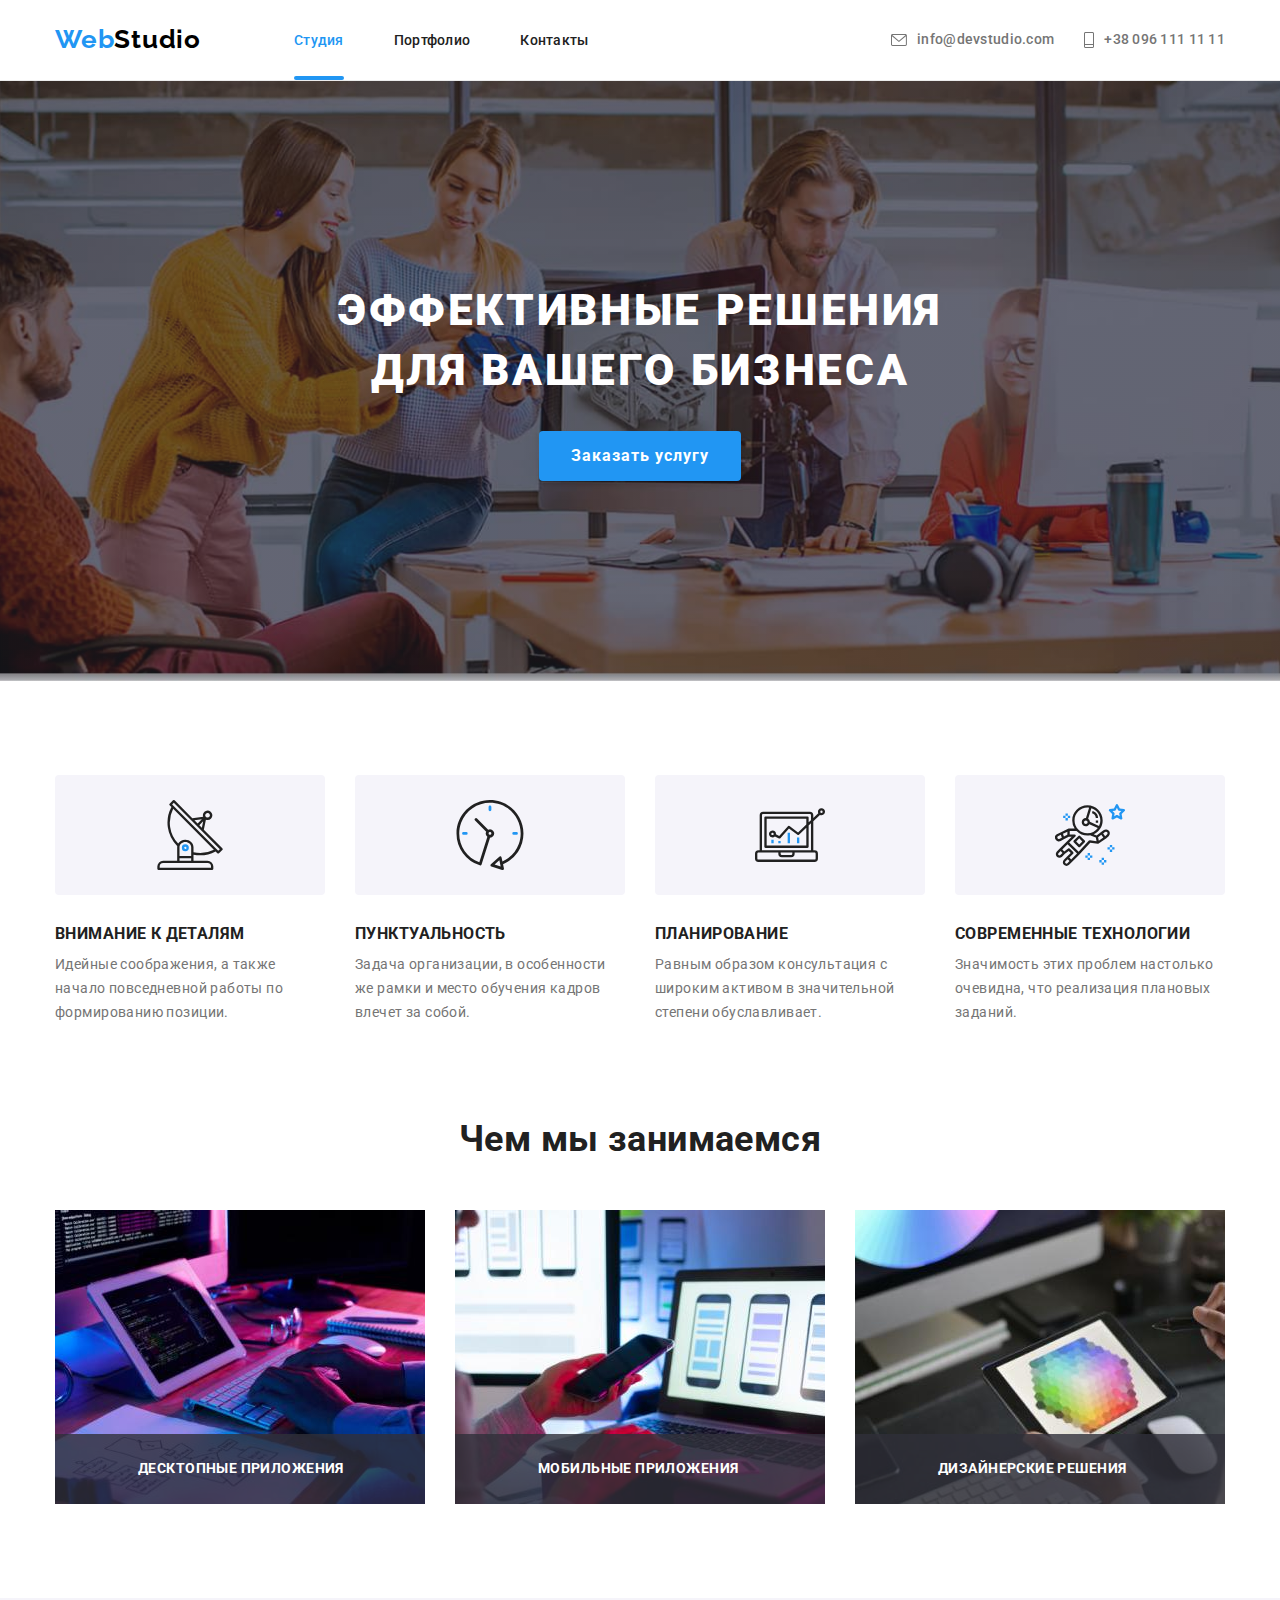
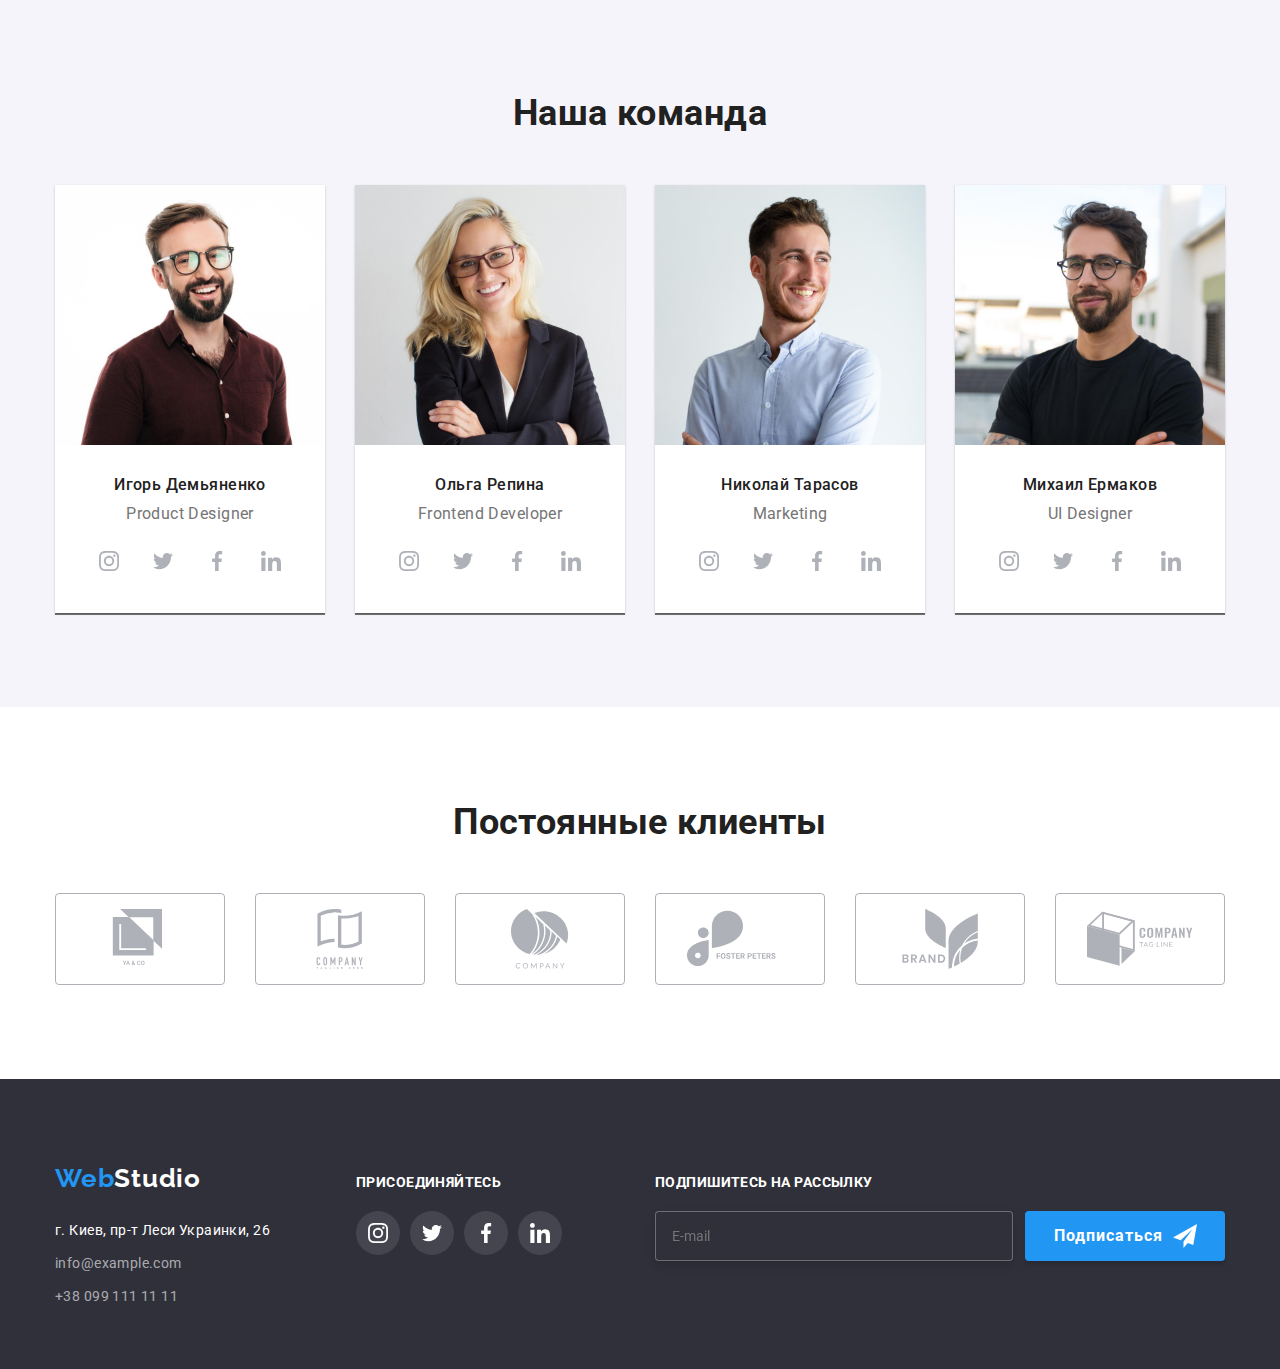
<file: index.html>
<!DOCTYPE html>
<html lang="ru">
<head>
    <meta charset="UTF-8">
    <meta http-equiv="X-UA-Compatible" content="IE=edge">
    <meta name="viewport" content="width=device-width, initial-scale=1.0">
    <title>MainPage</title>
    <link rel="preconnect" href="https://fonts.googleapis.com">
    <link rel="preconnect" href="https://fonts.gstatic.com" crossorigin>
    <link href="https://fonts.googleapis.com/css2?family=Raleway:wght@700&family=Roboto:wght@400;500;700;900&display=swap" rel="stylesheet">
    <link rel="stylesheet" href="./css/main.min.css">
</head>
<body>

    <!--Шапка-->
    <header class="page-header">
        <div class="container">
            <nav class="main-nav">
                <a class="logo" lang="en" href="./index.html">Web<span class="page-header__logo">Studio</span></a>
                <ul class="site-nav site-nav--margin">
                    <li class="site-nav__item"><a class="site-nav__link site-nav__link--current" href="./index.html">Студия</a></li>
                    <li class="site-nav__item"><a class="site-nav__link" href="./portfolio.html">Портфолио</a></li>
                    <li class="site-nav__item"><a class="site-nav__link" href="">Контакты</a></li>
                </ul>
            </nav>
                <ul class="auth-nav">
                    <li class="auth-nav__item">
                        <a class="auth-nav__link" lang="en" href="mailto:info@example.com">
                            <svg class="auth-nav__mail">
                                <use href="./images/icons.svg#icon-envelope"></use>
                            </svg>
                            info@devstudio.com</a>
                    </li>
                    <li class="auth-nav__item">
                        <a class="auth-nav__link" href="tel:+380961111111">
                            <svg class="auth-nav__tel">
                                <use href="./images/icons.svg#icon-coll"></use>
                            </svg>
                            +38 096 111 11 11</a>
                    </li>
                </ul>                
        </div>
    </header>
    <main>
    <!--Герой-->
        <section class="hero">
            <div class="container">
                <h1 class="hero__title">Эффективные решения для вашего бизнеса</h1>
                <button data-modal-open class="hero__button" type="button">Заказать услугу</button>
            </div>
            <div class="backdrop is-hidden" data-modal>
                <div class="modal">
                    <button data-modal-close  class="close-modal-button" type="button">
                        <svg class="close-modal-icon">
                            <use href="./images/icons.svg#icon-cross"></use>
                        </svg>
                    </button>

                    <!--  форма  -->

                    <form class="modal-form">
                        <b class="modal-form__title">Оставьте свои данные, мы вам перезвоним</b>
                        
                            <label class="modal-form__label">Имя
                                <span class="modal-form__wrapper">
                                    <input class="modal-form__input" type="text" name="name">
                                    <svg class="modal-form__icon">
                                        <use href="./images/icons.svg#icon-person"></use>
                                    </svg>
                                </span>
                            </label>

                            <label class="modal-form__label">Телефон
                                <span class="modal-form__wrapper">
                                    <input class="modal-form__input" type="tel" name="tel">
                                    <svg class="modal-form__icon">
                                        <use href="./images/icons.svg#icon-phone"></use>
                                    </svg>
                                </span>
                                
                            </label>

                            <label class="modal-form__label">Почта
                                <span class="modal-form__wrapper">
                                    <input class="modal-form__input" type="email" name="email">
                                    <svg class="modal-form__icon">
                                        <use href="./images/icons.svg#icon-email"></use>
                                    </svg>
                                </span>
                                
                            </label>

                            <label class="modal-form__label">Комментарий
                                <textarea class="modal-form__comment" name="comment"  placeholder="Введите текст"></textarea>
                            </label>
                            
                            <input class="modal-form__checkbox" type="checkbox" id="accept-policy">
                            <label class="modal-form__check" for="accept-policy">Соглашаюсь с рассылкой и принимаю&nbsp;<a class="modal-form__link" href="#">Условия договора</a></label>

                        <button class="modal-form__button" type="submit">Отправить</button>
                    </form>
                </div>
            </div>   
        </section> 
    
    <!--Преимущества-->
    <section class="section">

        <div class="container">
            <h2 class="section__title visually-hidden">Преимущества</h2>
            <ul class="feature">
                <li class="feature__item">
                    <div class="feature__wrapper">
                        <svg class="feature__icon">
                            <use href="./images/icons.svg#icon-antenna"></use>
                        </svg>
                    </div>
                    <h3 class="feature__title">Внимание к деталям</h3>
                    <p>Идейные соображения, а также начало повседневной работы по формированию позиции.</p>
                </li>
                <li class="feature__item">
                    <div class="feature__wrapper">
                        <svg class="feature__icon">
                            <use href="./images/icons.svg#icon-clock"></use>
                        </svg>
                    </div>
                    <h3 class="feature__title">Пунктуальность</h3>
                    <p>Задача организации, в особенности же рамки и место обучения кадров влечет за собой.</p>
                </li>
                <li class="feature__item">
                    <div class="feature__wrapper">
                        <svg class="feature__icon">
                            <use href="./images/icons.svg#icon-diagram"></use>
                        </svg>
                    </div>
                    <h3 class="feature__title">Планирование</h3>
                    <p>Равным образом консультация с широким активом в значительной степени обуславливает.</p>
                </li>
                <li class="feature__item">
                    <div class="feature__wrapper">
                        <svg class="feature__icon">
                            <use href="./images/icons.svg#icon-astronaut"></use>
                        </svg>
                    </div>
                    <h3 class="feature__title">Современные технологии</h3>
                    <p>Значимость этих проблем настолько очевидна, что реализация плановых заданий.</p>
                </li>
            </ul>
        </div>
        
    </section>

    <!--Чем занимаемся-->
    <section class="section section--other-padding">

        <div class="container">
            <h2 class="section__title">Чем мы занимаемся</h2>
            <ul class="business-list">
                <li class="business-list__item">
                    <div class="business-list__work">
                        <img src="./images/work-img-1.jpg" alt="разработка" width="370">
                        <p class="business-list__text">Десктопные приложения</p>
                    </div>
                    
                </li>
                <li class="business-list__item">
                    <div class="business-list__work">
                        <img src="./images/work-img-2.jpg" alt="дизайн" width="370">
                        <p class="business-list__text">Мобильные приложения</p>
                    </div>
                </li>
                <li class="business-list__item">
                    <div class="business-list__work">
                        <img src="./images/work-img-3.jpg" alt="маркетинг" width="370">
                        <p class="business-list__text">Дизайнерские решения</p>
                    </div>
                    
                </li>
            </ul>
        </div>
        
    </section>

    <!--Команда-->
    <section class="section section--background">

        <div class="container">
            <h2 class="section__title">Наша команда</h2>
            <ul class="team-list">
                <li class="team-list__item">
                    <img src="./images/photo-1.jpg" alt="фото Игорь Демьяненко" width="270">
                    <div class="team-list__info">
                        <h3 class="team-list__title">Игорь Демьяненко</h3>
                        <p class="team-list__text" lang="en">Product Designer</p>
                        <ul class="network team-list__network">
                            <li class="network__item">
                                <a class="network__link" href="">
                                    <svg class="network__icon">
                                        <use href="./images/icons.svg#icon-instagram"></use>
                                    </svg>
                                </a>
                            </li>
                            <li class="network__item">
                                <a class="network__link" href="">
                                    <svg class="network__icon">
                                        <use href="./images/icons.svg#icon-twitter"></use>
                                    </svg>
                                </a>
                            </li>
                            <li class="network__item">
                                <a class="network__link" href="">
                                    <svg class="network__icon">
                                        <use href="./images/icons.svg#icon-facebook"></use>
                                    </svg>
                                </a>
                            </li>
                            <li class="network__item">
                                <a class="network__link" href="">
                                    <svg class="network__icon">
                                        <use href="./images/icons.svg#icon-linkedin"></use>
                                    </svg>
                                </a>
                            </li>
                        </ul>
                    </div>
                    
                </li>

                <li class="team-list__item">
                    <img src="./images/photo-2.jpg" alt="фото Ольга Репина" width="270">
                    <div class="team-list__info">
                        <h3 class="team-list__title">Ольга Репина</h3>
                        <p class="team-list__text" lang="en">Frontend Developer</p>
                        <ul class="network team-list__network">
                            <li class="network__item">
                                <a class="network__link" href="">
                                    <svg class="network__icon">
                                        <use href="./images/icons.svg#icon-instagram"></use>
                                    </svg>
                                </a>
                            </li>
                            <li class="network__item">
                                <a class="network__link" href="">
                                    <svg class="network__icon">
                                        <use href="./images/icons.svg#icon-twitter"></use>
                                    </svg>
                                </a>
                            </li>
                            <li class="network__item">
                                <a class="network__link" href="">
                                    <svg class="network__icon">
                                        <use href="./images/icons.svg#icon-facebook"></use>
                                    </svg>
                                </a>
                            </li>
                            <li class="network__item">
                                <a class="network__link" href="">
                                    <svg class="network__icon">
                                        <use href="./images/icons.svg#icon-linkedin"></use>
                                    </svg>
                                </a>
                            </li>
                        </ul>
                    </div>
                    
                </li>
                <li class="team-list__item">
                    <img src="./images/photo-3.jpg" alt="фото Николай Тарасов" width="270">
                    <div class="team-list__info">
                        <h3 class="team-list__title">Николай Тарасов</h3>
                        <p class="team-list__text" lang="en">Marketing</p>
                        <ul class="network team-list__network">
                            <li class="network__item">
                                <a class="network__link" href="">
                                    <svg class="network__icon">
                                        <use href="./images/icons.svg#icon-instagram"></use>
                                    </svg>
                                </a>
                            </li>
                            <li class="network__item">
                                <a class="network__link" href="">
                                    <svg class="network__icon">
                                        <use href="./images/icons.svg#icon-twitter"></use>
                                    </svg>
                                </a>
                            </li>
                            <li class="network__item">
                                <a class="network__link" href="">
                                    <svg class="network__icon">
                                        <use href="./images/icons.svg#icon-facebook"></use>
                                    </svg>
                                </a>
                            </li>
                            <li class="network__item">
                                <a class="network__link" href="">
                                    <svg class="network__icon">
                                        <use href="./images/icons.svg#icon-linkedin"></use>
                                    </svg>
                                </a>
                            </li>
                        </ul>
                    </div>
                </li>
                
                <li class="team-list__item">
                    <img src="./images/photo-4.jpg" alt="фото Михаил Ермаков" width="270">
                    <div class="team-list__info">
                        <h3 class="team-list__title">Михаил Ермаков</h3>
                        <p class="team-list__text" lang="en">UI Designer</p>
                        <ul class="network team-list__network">
                            <li class="network__item">
                                <a class="network__link" href="">
                                    <svg class="network__icon">
                                        <use href="./images/icons.svg#icon-instagram"></use>
                                    </svg>
                                </a>
                            </li>
                            <li class="network__item">
                                <a class="network__link" href="">
                                    <svg class="network__icon">
                                        <use href="./images/icons.svg#icon-twitter"></use>
                                    </svg>
                                </a>
                            </li>
                            <li class="network__item">
                                <a class="network__link" href="">
                                    <svg class="network__icon">
                                        <use href="./images/icons.svg#icon-facebook"></use>
                                    </svg>
                                </a>
                            </li>
                            <li class="network__item">
                                <a class="network__link" href="">
                                    <svg class="network__icon">
                                        <use href="./images/icons.svg#icon-linkedin"></use>
                                    </svg>
                                </a>
                            </li>
                        </ul>
                    </div>
                    
                </li>
            </ul>
        </div>
        
    </section>

    <!-- Постоянные клиенты -->

    <section class="section">
        <div class="container">
            <h2 class="section__title">Постоянные клиенты</h2>
            <ul class="clients-list">
                <li class="clients-list__item">
                    <a class="clients-list__link" href="">
                        <svg class="clients-list__icon">
                            <use href="./images/icons.svg#icon-logo-one"></use>
                        </svg>
                    </a>
                </li>
                <li class="clients-list__item">
                    <a class="clients-list__link" href="">
                        <svg class="clients-list__icon">
                            <use href="./images/icons.svg#icon-logo-two"></use>
                        </svg>
                    </a>
                </li>
                <li class="clients-list__item">
                    <a class="clients-list__link" href="">
                        <svg class="clients-list__icon">
                            <use href="./images/icons.svg#icon-logo-three"></use>
                        </svg>
                    </a>
                </li>
                <li class="clients-list__item">
                    <a class="clients-list__link" href="">
                        <svg class="clients-list__icon">
                            <use href="./images/icons.svg#icon-logo-four"></use>
                        </svg>
                    </a>
                </li>
                <li class="clients-list__item">
                    <a class="clients-list__link" href="">
                        <svg class="clients-list__icon">
                            <use href="./images/icons.svg#icon-logo-five"></use>
                        </svg>
                    </a>
                </li>
                <li class="clients-list__item">
                    <a class="clients-list__link" href="">
                        <svg class="clients-list__icon">
                            <use href="./images/icons.svg#icon-logo-six"></use>
                        </svg>
                    </a>
                </li>

            </ul>

        </div>
    </section>
    </main>
    <!--Подвал-->
    <footer class="footer">
        <div class="container footer__container">
            <div class="left">
                <a class="logo" lang="en" href="./index.html">Web<span class="footer__logo">Studio</span></a>
                <address class="address">
                    <ul class="contacts">
                        <li class="contacts__item">
                            <a class="contacts__adress" href="">г. Киев, пр-т Леси Украинки, 26</a>
                        </li>
                        <li class="contacts__item">
                            <a class="contacts__mail" lang="en" href="mailto:info@example.com">info@example.com</a>
                        </li>
                        <li class="contacts__item">
                            <a class="contacts__tel" href="tel:+380961111111">+38 099 111 11 11</a>
                        </li>      
                    </ul>
                </address>
            </div>
            <div class="right footer__right">
                <h3 class="right__title">присоединяйтесь</h3>
                <ul class="network">
                    <li class="network__item">
                        <a class="network__link network__link--background" href="">
                            <svg class="network__icon network__icon--fill">
                                <use href="./images/icons.svg#icon-instagram"></use>
                            </svg>
                        </a>
                    </li>
                    <li class="network__item">
                        <a class="network__link network__link--background" href="">
                            <svg class="network__icon network__icon--fill">
                                <use href="./images/icons.svg#icon-twitter"></use>
                            </svg>
                        </a>
                    </li>
                    <li class="network__item">
                        <a class="network__link network__link--background" href="">
                            <svg class="network__icon network__icon--fill">
                                <use href="./images/icons.svg#icon-facebook"></use>
                            </svg>
                        </a>
                    </li>
                    <li class="network__item">
                        <a class="network__link network__link--background" href="">
                            <svg class="network__icon network__icon--fill">
                                <use href="./images/icons.svg#icon-linkedin"></use>
                            </svg>
                        </a>
                    </li>
                </ul>
            </div>
            <div class="footer-mailing">
                <b class="footer-mailin-accent">Подпишитесь на рассылку</b>
                <form class="footer-form">

                        <label class="footer-form__label">
                            <input class="footer-form__input" type="email" name="footer-email" placeholder="E-mail">
                        </label>
                        
                        <button class="footer-form__button" type="submit">Подписаться
                            <svg class="footer-form__icon">
                                <use href="./images/icons.svg#icon-send"></use>
                            </svg>
                        </button>
                    
                </form>
            </div>
            
        </div>
    </footer>

    <script src="./js/modal.js"></script>
    
</body>
</html>
</file>
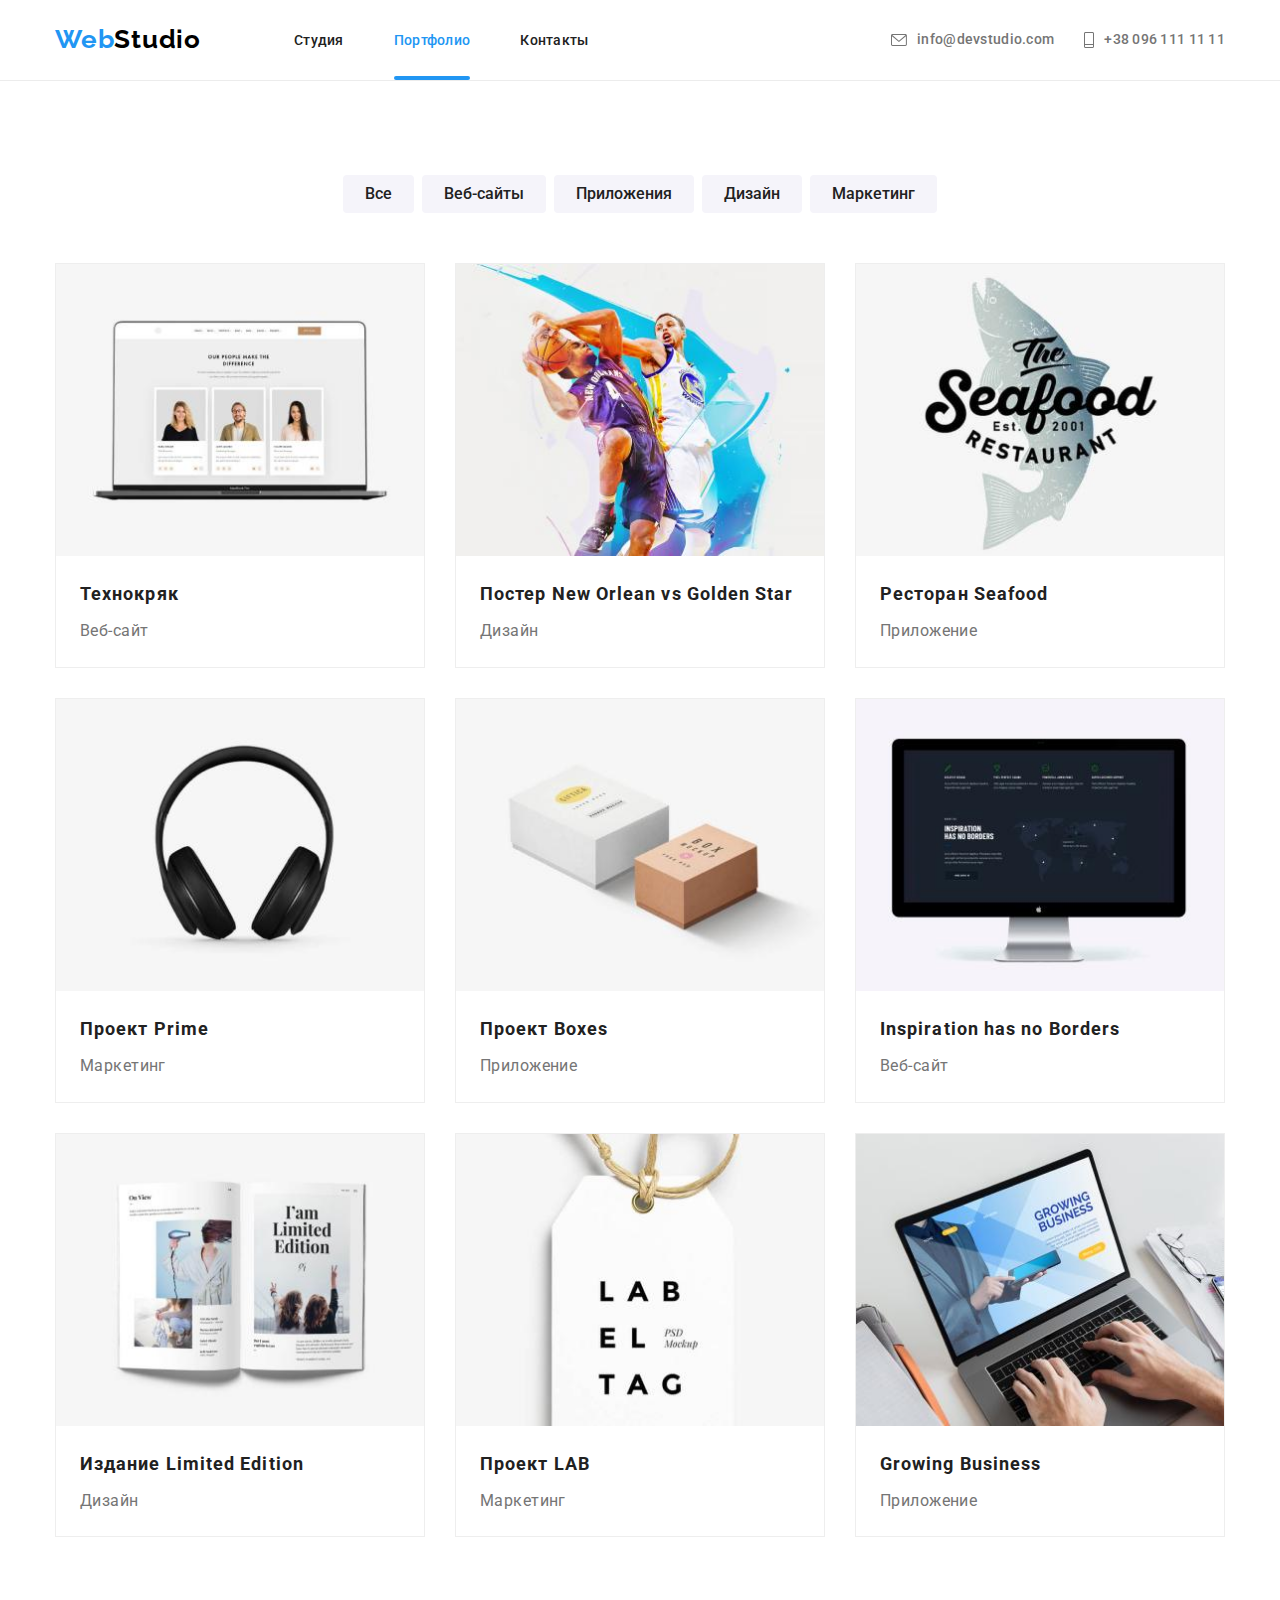
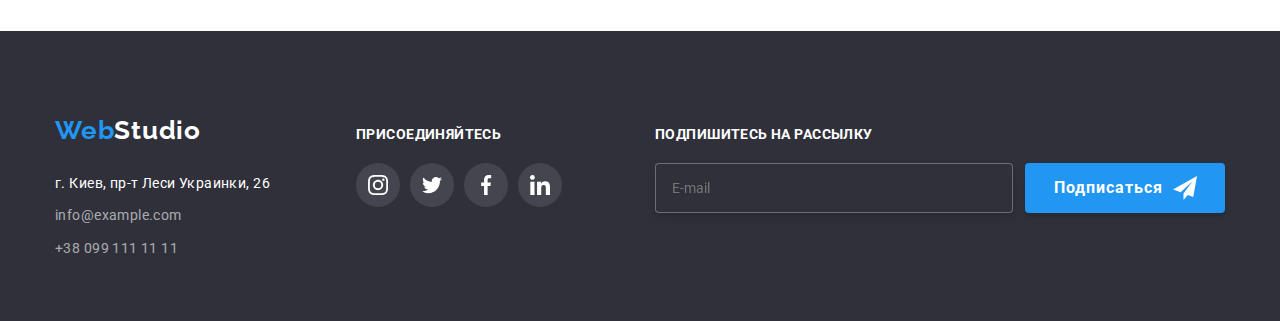
<file: portfolio.html>
<!DOCTYPE html>
<html lang="ru">
<head>
    <meta charset="UTF-8">
    <meta http-equiv="X-UA-Compatible" content="IE=edge">
    <meta name="viewport" content="width=device-width, initial-scale=1.0">
    <title>Portfolio</title>
    <link rel="preconnect" href="https://fonts.googleapis.com">
    <link rel="preconnect" href="https://fonts.gstatic.com" crossorigin>
    <link href="https://fonts.googleapis.com/css2?family=Raleway:wght@700&family=Roboto:wght@400;500;700;900&display=swap" rel="stylesheet">
    <link rel="stylesheet" href="./css/main.min.css">
</head>
<body>
    <!-- Шапка -->
    <header class="page-header">
        <div class="container">
            <nav class="main-nav">
                <a class="logo" lang="en" href="./index.html">Web<span class="page-header__logo">Studio</span></a>
                <ul class="site-nav site-nav--margin">
                    <li class="site-nav__item"><a class="site-nav__link " href="./index.html">Студия</a></li>
                    <li class="site-nav__item"><a class="site-nav__link site-nav__link--current" href="./portfolio.html">Портфолио</a></li>
                    <li class="site-nav__item"><a class="site-nav__link" href="">Контакты</a></li>
                </ul>
            </nav>
                <ul class="auth-nav">
                    <li class="auth-nav__item">
                        <a class="auth-nav__link" lang="en" href="mailto:info@example.com">
                            <svg class="auth-nav__mail">
                                <use href="./images/icons.svg#icon-envelope"></use>
                            </svg>
                            info@devstudio.com</a>
                    </li>
                    <li class="auth-nav__item">
                        <a class="auth-nav__link" href="tel:+380961111111">
                            <svg class="auth-nav__tel">
                                <use href="./images/icons.svg#icon-coll"></use>
                            </svg>
                            +38 096 111 11 11</a>
                    </li>
                </ul>                
        </div>
    </header>
    <main>
        <!-- Примеры работ -->

        <section class="section">

            <div class="container">
                <h1 class="section__title visually-hidden">Примеры работ</h1>
                <ul class="filter">
                    <li class="filter__item"><button class="filter__button" type="button">Все</button></li>
                    <li class="filter__item"><button class="filter__button" type="button">Веб-сайты</button></li>
                    <li class="filter__item"><button class="filter__button" type="button">Приложения</button></li>
                    <li class="filter__item"><button class="filter__button" type="button">Дизайн</button></li>
                    <li class="filter__item"><button class="filter__button" type="button">Маркетинг</button></li>
                </ul>
                <ul class="portfolio">
                    <li class="portfolio__item">
                        <a class="portfolio__link" href="">
                            <div class="portfolio__box">
                                <img class="portfolio__img" src="./images/example-1.jpg" alt="Пример-1" width="370">
                                <p class="portfolio__text"> Технокряк это современная площадка распространения коронавируса. Компании используют эту платформу для цифрового шпионажа и атак на защищённые сервера конкурентов.</p>
                            </div>
                            
                            <div class="portfolio__info">
                                <h2 class="portfolio__title">Технокряк</h2>
                                <p class="portfolio__description">Веб-сайт</p>
                            </div>
                        </a>
                    </li>
                    <li class="portfolio__item">
                        <a class="portfolio__link" href="">
                            <div class="portfolio__box">
                                <img class="portfolio__img" src="./images/example-2.jpg" alt="Пример-2" width="370">
                                <p class="portfolio__text"> Технокряк это современная площадка распространения коронавируса. Компании используют эту платформу для цифрового шпионажа и атак на защищённые сервера конкурентов.</p>
                            </div>
                            
                            <div class="portfolio__info">
                                <h2 class="portfolio__title">Постер <span lang="en">New Orlean vs Golden Star</span></h2>
                                <p class="portfolio__description">Дизайн</p>
                            </div>
                        </a>
                    </li>
                    <li class="portfolio__item">
                        <a class="portfolio__link" href="">
                            <div class="portfolio__box">
                                <img class="portfolio__img" src="./images/example-3.jpg" alt="Пример-3" width="370">
                                <p class="portfolio__text"> Технокряк это современная площадка распространения коронавируса. Компании используют эту платформу для цифрового шпионажа и атак на защищённые сервера конкурентов.</p>
                            </div>
                            
                            <div class="portfolio__info">
                                <h2 class="portfolio__title">Ресторан <span lang="en">Seafood</span></h2>
                                <p class="portfolio__description">Приложение</p>
                            </div>
                        </a>
                    </li>
                    <li class="portfolio__item">
                        <a class="portfolio__link" href="">
                            <div class="portfolio__box">
                                <img class="portfolio__img" src="./images/example-4.jpg" alt="Пример-4" width="370">
                                <p class="portfolio__text"> Технокряк это современная площадка распространения коронавируса. Компании используют эту платформу для цифрового шпионажа и атак на защищённые сервера конкурентов.</p>
                            </div>
                            
                            <div class="portfolio__info">
                                <h2 class="portfolio__title">Проект <span lang="en">Prime</span></h2>
                                <p class="portfolio__description">Маркетинг</p>
                            </div>
                        </a>
                    </li>
                    <li class="portfolio__item">
                        <a class="portfolio__link" href="">
                            <div class="portfolio__box">
                                <img class="portfolio__img" src="./images/example-5.jpg" alt="Пример-5" width="370">
                                <p class="portfolio__text"> Технокряк это современная площадка распространения коронавируса. Компании используют эту платформу для цифрового шпионажа и атак на защищённые сервера конкурентов.</p>
                            </div>
                            
                            <div class="portfolio__info">
                                <h2 class="portfolio__title">Проект <span lang="en">Boxes</span></h2>
                                <p class="portfolio__description">Приложение</p>
                            </div>
                        </a>
                    </li>
                    <li class="portfolio__item">
                        <a class="portfolio__link" href="">
                            <div class="portfolio__box">
                                <img class="portfolio__img" src="./images/example-6.jpg" alt="Пример-6" width="370">
                                <p class="portfolio__text"> Технокряк это современная площадка распространения коронавируса. Компании используют эту платформу для цифрового шпионажа и атак на защищённые сервера конкурентов.</p>
                            </div>
                            
                            <div class="portfolio__info">
                                <h2 class="portfolio__title" lang="en">Inspiration has no Borders</h2>
                                <p class="portfolio__description">Веб-сайт</p>
                            </div>
                        </a>
                    </li>
                    <li class="portfolio__item">
                        <a class="portfolio__link" href="">
                            <div class="portfolio__box">
                                <img class="portfolio__img" src="./images/example-7.jpg" alt="Пример-7" width="370">
                                <p class="portfolio__text"> Технокряк это современная площадка распространения коронавируса. Компании используют эту платформу для цифрового шпионажа и атак на защищённые сервера конкурентов.</p>
                            </div>
                            
                            <div class="portfolio__info">
                                <h2 class="portfolio__title">Издание <span lang="en">Limited Edition</span></h2>
                                <p class="portfolio__description">Дизайн</p>
                            </div>
                        </a>
                    </li>
                    <li class="portfolio__item">
                        <a class="portfolio__link" href="">
                            <div class="portfolio__box">
                                <img class="portfolio__img" src="./images/example-8.jpg" alt="Пример-8" width="370">
                                <p class="portfolio__text"> Технокряк это современная площадка распространения коронавируса. Компании используют эту платформу для цифрового шпионажа и атак на защищённые сервера конкурентов.</p>
                            </div>
                            
                            <div class="portfolio__info">
                                <h2 class="portfolio__title">Проект <span lang="en">LAB</span></h2>
                                <p class="portfolio__description">Маркетинг</p>
                            </div>
                        </a>
                    </li>
                    <li class="portfolio__item">
                        <a class="portfolio__link" href="">
                            <div class="portfolio__box">
                                <img class="portfolio__img" src="./images/example-9.jpg" alt="Пример-9" width="370">
                                <p class="portfolio__text"> Технокряк это современная площадка распространения коронавируса. Компании используют эту платформу для цифрового шпионажа и атак на защищённые сервера конкурентов.</p>
                            </div>
                            
                            <div class="portfolio__info">
                                <h2 class="portfolio__title" lang="en">Growing Business</h2>
                                <p class="portfolio__description">Приложение</p>
                            </div>
                        </a>
                        
                        
                    </li>
                    </ul>
            </div>
            
        </section>
    </main>        
    <!--Подвал-->
    <footer class="footer">
        <div class="container footer__container">
            <div class="left">
                <a class="logo" lang="en" href="./index.html">Web<span class="footer__logo">Studio</span></a>
                <address class="address">
                    <ul class="contacts">
                        <li class="contacts__item">
                            <a class="contacts__adress" href="">г. Киев, пр-т Леси Украинки, 26</a>
                        </li>
                        <li class="contacts__item">
                            <a class="contacts__mail" lang="en" href="mailto:info@example.com">info@example.com</a>
                        </li>
                        <li class="contacts__item">
                            <a class="contacts__tel" href="tel:+380961111111">+38 099 111 11 11</a>
                        </li>      
                    </ul>
                </address>
            </div>
            <div class="right footer__right">
                <h3 class="right__title">присоединяйтесь</h3>
                <ul class="network">
                    <li class="network__item">
                        <a class="network__link network__link--background" href="">
                            <svg class="network__icon network__icon--fill">
                                <use href="./images/icons.svg#icon-instagram"></use>
                            </svg>
                        </a>
                    </li>
                    <li class="network__item">
                        <a class="network__link network__link--background" href="">
                            <svg class="network__icon network__icon--fill">
                                <use href="./images/icons.svg#icon-twitter"></use>
                            </svg>
                        </a>
                    </li>
                    <li class="network__item">
                        <a class="network__link network__link--background" href="">
                            <svg class="network__icon network__icon--fill">
                                <use href="./images/icons.svg#icon-facebook"></use>
                            </svg>
                        </a>
                    </li>
                    <li class="network__item">
                        <a class="network__link network__link--background" href="">
                            <svg class="network__icon network__icon--fill">
                                <use href="./images/icons.svg#icon-linkedin"></use>
                            </svg>
                        </a>
                    </li>
                </ul>
            </div>
            <div class="footer-mailing">
                <b class="footer-mailin-accent">Подпишитесь на рассылку</b>
                <form class="footer-form">

                        <label class="footer-form__label">
                            <input class="footer-form__input" type="email" name="footer-email" placeholder="E-mail">
                        </label>
                        
                        <button class="footer-form__button" type="submit">Подписаться
                            <svg class="footer-form__icon">
                                <use href="./images/icons.svg#icon-send"></use>
                            </svg>
                        </button>
                    
                </form>
            </div>
            
        </div>
    </footer>
    
</body>
</html>
</file>
<file: css/main.min.css>
/*! modern-normalize v1.1.0 | MIT License | https://github.com/sindresorhus/modern-normalize */*,::before,::after{box-sizing:border-box}html{line-height:1.15;-webkit-text-size-adjust:100%;-moz-tab-size:4;tab-size:4}body{margin:0;font-family:system-ui,-apple-system,"Segoe UI",Roboto,Helvetica,Arial,sans-serif,"Apple Color Emoji","Segoe UI Emoji"}hr{height:0;color:inherit}abbr[title]{text-decoration:underline dotted}b,strong{font-weight:bolder}code,kbd,samp,pre{font-family:ui-monospace, SFMono-Regular, Consolas, 'Liberation Mono', Menlo, monospace;font-size:1em}small{font-size:80%}sub,sup{font-size:75%;line-height:0;position:relative;vertical-align:baseline}sub{bottom:-0.25em}sup{top:-0.5em}table{text-indent:0;border-color:inherit}button,input,optgroup,select,textarea{font-family:inherit;font-size:100%;line-height:1.15;margin:0}button,select{text-transform:none}button,[type='button'],[type='reset'],[type='submit']{-webkit-appearance:button}::-moz-focus-inner{border-style:none;padding:0}:-moz-focusring{outline:1px dotted ButtonText}:-moz-ui-invalid{box-shadow:none}legend{padding:0}progress{vertical-align:baseline}::-webkit-inner-spin-button,::-webkit-outer-spin-button{height:auto}[type='search']{-webkit-appearance:textfield;outline-offset:-2px}::-webkit-search-decoration{-webkit-appearance:none}::-webkit-file-upload-button{-webkit-appearance:button;font:inherit}summary{display:list-item}.visually-hidden{position:absolute;width:1px;height:1px;margin:-1px;border:0;padding:0;white-space:nowrap;clip-path:inset(100%);clip:rect(0 0 0 0);overflow:hidden}body{background-color:var(--primary-bg-color);color:#757575;font-family:Roboto, sans-serif;letter-spacing:0.03em;font-size:14px;line-height:1.7}h1,h2,h3,p{margin:0px}ul{margin:0px;padding:0px;list-style:none}button{cursor:pointer}img{display:block;max-width:100%;height:auto}a{text-decoration:none}.container{width:1200px;padding-left:15px;padding-right:15px;margin:0 auto}.logo{display:block;padding-top:24px;padding-bottom:25px;font-family:Raleway;font-weight:bold;font-size:26px;line-height:1.2;letter-spacing:0.03em;color:#2196F3}.section{padding-top:94px;padding-bottom:94px}.section__title{color:#212121;font-weight:700;font-size:36px;line-height:1.17;text-align:center;margin-bottom:50px}.backdrop{position:fixed;top:0;left:0;width:100%;height:100%;background-color:rgba(0,0,0,0.2);opacity:1;transition:opacity 250ms cubic-bezier(0.4, 0, 0.2, 1);z-index:1}.backdrop.is-hidden{opacity:0;pointer-events:none}.modal{position:absolute;top:50%;left:50%;transform:translate(-50%, -50%) scale(1);width:528px;height:581px;background:#fff;box-shadow:0px 1px 3px rgba(0,0,0,0.12),0px 1px 1px rgba(0,0,0,0.14),0px 2px 1px rgba(0,0,0,0.2);border-radius:4px}.backdrop.is-hidden .modal{transform:translate(-50%, -50%) scale(0.9)}.close-modal-button{display:flex;justify-content:center;align-items:center;position:absolute;top:8px;right:8px;width:30px;height:30px;background-color:#fff;border:1px solid rgba(0,0,0,0.1);border-radius:50%}.close-modal-icon{width:14px;height:14px;transition:fill 250ms cubic-bezier(0.4, 0, 0.2, 1)}.close-modal-button:hover .close-modal-icon,.close-modal-button:focus .close-modal-icon{fill:#2196F3}.modal-form{display:flex;flex-direction:column;padding:40px;text-align:left}.modal-form__title{display:inline-block;font-weight:700;font-size:20px;line-height:1.15;letter-spacing:0.03em;color:#212121;margin-bottom:12px}.modal-form__checkbox{position:absolute;width:1px;height:1px;margin:-1px;border:0;padding:0;white-space:nowrap;clip-path:inset(100%);clip:rect(0 0 0 0);overflow:hidden}.modal-form__label{font-size:12px;line-height:1.16;letter-spacing:0.01em;color:#757575}.modal-form .modal-form__label+.modal-form__label{margin-top:10px}.modal-form__wrapper{display:block;position:relative;margin-top:4px}.modal-form__input{width:100%;height:40px;padding-left:42px;border:1px solid rgba(33,33,33,0.2);border-radius:4px;transition:border 250ms cubic-bezier(0.4, 0, 0.2, 1)}.modal-form__input:focus,.modal-form__comment:focus{outline:none;border-color:#2196F3}.modal-form__comment{display:block;width:100%;height:120px;margin-top:4px;border:1px solid rgba(33,33,33,0.2);border-radius:4px;padding:12px 16px;resize:none;transition:border 250ms cubic-bezier(0.4, 0, 0.2, 1)}.modal-form__comment::placeholder{font-size:14px;line-height:1.14;letter-spacing:0.01em;color:rgba(117,117,117,0.5)}.modal-form__icon{display:block;position:absolute;top:50%;left:12px;width:18px;height:18px;transform:translateY(-50%);transition:fill 250ms cubic-bezier(0.4, 0, 0.2, 1)}.modal-form__input:focus+.modal-form__icon{fill:#2196F3}.modal-form__check{display:flex;justify-content:center;align-items:center;margin-top:20px;margin-bottom:30px}.modal-form__check::before{display:block;content:"";width:16px;height:15px;margin-right:7px;background-image:url(../images/check-off.svg);cursor:pointer;transition:background-image 250ms cubic-bezier(0.4, 0, 0.2, 1)}.modal-form__link{text-decoration:underline}.modal-form__checkbox:checked+.modal-form__check::before{background-image:url(../images/icon-check.svg)}.modal-form__checkbox:focus+.modal-form__check::before{fill:#2196F3}.modal-form__button{padding:10px 55px;font-weight:700;font-size:16px;line-height:1.87;letter-spacing:0.06em;align-self:center;color:#fff;background:#2196F3;box-shadow:0px 4px 4px rgba(0,0,0,0.15);border-radius:4px;border:none;transition:background-color 250ms cubic-bezier(0.4, 0, 0.2, 1)}.modal-form__button:hover,.modal-form__button:focus{background:#188CE8}.network{display:flex;justify-content:center}.network__link{display:flex;width:44px;height:44px;align-items:center;justify-content:center;border-radius:50%;transition:color 250ms cubic-bezier(0.4, 0, 0.2, 1),background-color 250ms cubic-bezier(0.4, 0, 0.2, 1)}.network__icon{width:20px;height:20px;fill:#AFB1B8}.network .network__item+.network__item{margin-left:10px}.page-header{border-bottom:1px solid #ECECEC}.page-header .container{display:flex;align-items:center;justify-content:space-between}.main-nav{display:flex}.page-header__logo{color:#000000}.site-nav{display:flex}.site-nav--margin{margin-left:93px}.site-nav .site-nav__item+.site-nav__item{margin-left:50px}.site-nav__link{display:block;padding-top:32px;padding-bottom:32px;color:#212121;font-weight:500;line-height:1.17;letter-spacing:0.02em;transition:color 250ms cubic-bezier(0.4, 0, 0.2, 1)}.site-nav__link:hover,.site-nav__link:focus{color:#2196F3}.site-nav__link::after{content:"";position:absolute;left:0;bottom:0;display:block;width:100%;height:4px;background-color:#2196F3;border-radius:2px;opacity:0}.site-nav__link--current{color:#2196F3;position:relative}.site-nav__link--current::after{opacity:1}.auth-nav{display:flex;justify-content:center;align-items:center}.auth-nav .auth-nav__item+.auth-nav__item{margin-left:30px}.auth-nav__link{display:flex;align-items:center;color:#757575;font-weight:500;line-height:1.14;letter-spacing:0.02em;padding-top:32px;padding-bottom:32px;transition:color 250ms cubic-bezier(0.4, 0, 0.2, 1)}.auth-nav__link:hover,.auth-nav__link:focus{color:#2196F3;fill:#2196F3}.auth-nav__mail{width:16px;height:12px;margin-right:10px;fill:currentColor}.auth-nav__tel{width:10px;height:16px;margin-right:10px;fill:currentColor}.hero{padding:200px 0;background-color:#C4C4C4;text-align:center;background-image:linear-gradient(rgba(47,48,58,0.4), rgba(47,48,58,0.4)),url("../images/header-img.jpg");background-repeat:no-repeat;background-position:center;background-size:cover}.hero__title{color:#fff;margin:0 auto;margin-bottom:30px;width:696px;font-weight:900;font-size:44px;line-height:1.36;letter-spacing:0.06em;text-transform:uppercase}.hero__button{padding:10px 32px;font-weight:700;font-size:16px;line-height:1.87;letter-spacing:0.06em;color:#fff;box-shadow:0px 4px 4px rgba(0,0,0,0.15);border-radius:4px;border:none;background-color:#2196F3;transition:background-color 250ms cubic-bezier(0.4, 0, 0.2, 1)}.hero__button:hover,.hero__button:focus{background-color:#118CE8}.feature{display:flex;justify-content:space-between}.feature__title{color:#212121;font-weight:700;line-height:1.1;margin-bottom:10px;text-transform:uppercase}.feature__wrapper{display:flex;align-items:center;justify-content:center;height:120px;margin-bottom:30px;padding:25px 0;border-radius:4px;background-color:#F5F4FA}.feature__icon{width:70px;height:70px}.feature .feature__item{width:270px}.section--other-padding{padding-top:0px}.business-list{display:flex;justify-content:space-between}.business-list__text{position:absolute;bottom:27px;left:83px;font-weight:700;font-size:14px;line-height:1.14;letter-spacing:0.03em;text-transform:uppercase;color:#fff}.business-list__work{position:relative}.business-list__work::before{display:block;position:absolute;content:"";width:100%;bottom:0;left:0;height:70px;background:rgba(47,48,58,0.8)}.section--background{background-color:#F5F4FA}.team-list{display:flex;justify-content:space-between}.team-list__title{color:#212121;font-weight:500;font-size:16px;line-height:1.2;text-align:center;margin-bottom:10px}.team-list .team-list__item{background-color:#fff;box-shadow:0px 1px 3px rgba(0,0,0,0.12),0px 1px 1px rgba(0,0,0,0.14),0px 2px}.team-list__info{padding-top:30px;padding-bottom:30px}.team-list__text{font-weight:400;font-size:16px;line-height:1.2;text-align:center}.team-list__network{margin-top:16px}.network__link:hover,.network__link:focus{background-color:#2196F3}.network__link:hover .network__icon,.network__link:focus .network__icon{fill:#fff}.clients-list{display:flex;justify-content:center}.clients-list__link{display:flex;align-items:center;justify-content:center;width:170px;height:92px;border:1px solid #AFB1B8;border-radius:4px;color:#AFB1B8;transition:color 250ms cubic-bezier(0.4, 0, 0.2, 1),border 250ms cubic-bezier(0.4, 0, 0.2, 1)}.clients-list__link:hover,.clients-list__link:focus{color:#2196F3;border:1px solid #2196F3}.clients-list__icon{width:106px;height:60px;fill:currentColor}.clients-list .clients-list__item+.clients-list__item{margin-left:30px}.footer{padding-top:60px;padding-bottom:60px;background-color:#2F303A}.footer__container{display:flex;align-items:baseline}.footer__logo{color:#fff}.contacts__adress{color:#fff}.left{width:231px}.contacts__mail,.contacts__tel{color:rgba(255,255,255,0.6);transition:color 250ms cubic-bezier(0.4, 0, 0.2, 1)}.contacts__mail:hover,.contacts__mail:focus,.contacts__tel:hover,.contacts__tel:focus{color:#fff}.address{font-style:normal}.contacts__item:not(:last-child){margin-bottom:9px}.footer__right{margin-left:70px}.right{width:206px}.right__title{font-weight:700;font-size:14px;line-height:1.14;letter-spacing:0.03em;text-transform:uppercase;color:#fff;margin-bottom:20px}.network{display:flex;justify-content:center}.network__link{display:flex;width:44px;height:44px;align-items:center;justify-content:center;color:#fff;border-radius:50%;transition:background-color 250ms cubic-bezier(0.4, 0, 0.2, 1)}.network__link--background{background-color:rgba(255,255,255,0.1)}.network__icon{width:20px;height:20px;color:currentColor}.network__icon--fill{fill:#fff}.network .network__item+.network__item{margin-left:10px}.network__link:hover,.network__link:focus{background-color:#2196F3}.footer-mailing{display:flex;flex-direction:column;margin-left:93px}.footer-form{display:flex}.footer-mailin-accent{margin-bottom:20px;font-weight:700;font-size:14px;line-height:1.14;letter-spacing:0.03em;text-transform:uppercase;color:#fff}.footer-form__input{width:358px;height:50px;padding:15px 16px;background-color:#2F303A;border:1px solid rgba(255,255,255,0.3);filter:drop-shadow(0px 4px 4px rgba(0,0,0,0.15));border-radius:4px;transition:border 250ms cubic-bezier(0.4, 0, 0.2, 1)}.footer-form__input:focus{outline:none;border-color:#2196F3}.footer-form__label::placeholder{font-size:16px;line-height:1.25;letter-spacing:0.03em;color:rgba(255,255,255,0.6)}.footer-form__button{display:flex;justify-content:center;align-items:center;width:200px;height:50px;padding:10px 28px 10px 29px;margin-left:12px;font-weight:700;font-size:16px;line-height:1.87;letter-spacing:0.06em;color:#fff;background:#2196F3;box-shadow:0px 4px 4px rgba(0,0,0,0.15);border-radius:4px;border:transparent;cursor:pointer;transition:background-color 250ms cubic-bezier(0.4, 0, 0.2, 1)}.footer-form__button:hover,.footer-form__button:focus{background-color:#118CE8}.footer-form__icon{width:24px;height:24px;margin-left:10px}.filter{display:flex;justify-content:center;margin-bottom:50px}.filter__button{font-weight:500;font-size:16px;padding:6px 22px;min-width:auto;line-height:1.6;text-align:center;background-color:#F5F4FA;color:#212121;border-radius:4px;border:none;transition:background-color 250ms cubic-bezier(0.4, 0, 0.2, 1),color 250ms cubic-bezier(0.4, 0, 0.2, 1),box-shadow 250ms cubic-bezier(0.4, 0, 0.2, 1)}.filter__button:hover,.filter__button:focus{color:#fff;background-color:#2196F3;box-shadow:0px 3px 1px rgba(0,0,0,0.1),0px 1px 2px rgba(0,0,0,0.08),0px 2px 2px rgba(0,0,0,0.12)}.filter .filter__item+.filter__item{margin-left:8px}.portfolio{display:flex;flex-wrap:wrap}.portfolio__item{width:370px;margin-right:30px;margin-bottom:30px;border:1px solid #EEEEEE}.portfolio__item:nth-child(3n){margin-right:0px}.portfolio__item:nth-last-child(-n+3){margin-bottom:0px}.portfolio__info{padding:20px 24px}.portfolio__title{color:#212121;font-weight:700;font-size:18px;line-height:2;letter-spacing:0.06em;margin-bottom:4px}.portfolio__description{font-size:16px;line-height:1.9;color:#757575}.portfolio__link{display:block}.portfolio__item:hover,.portfolio__item:focus{box-shadow:0px 1px 1px rgba(0,0,0,0.12),0px 4px 4px rgba(0,0,0,0.06),1px 4px 6px rgba(0,0,0,0.16);transition:box-shadow 250ms cubic-bezier(0.4, 0, 0.2, 1)}.portfolio__box{position:relative;width:100%;height:100%;background-color:rgba(33,150,243,0.9);overflow:hidden}.portfolio__text{position:absolute;top:0;left:0;height:100%;padding:63px 24px;font-size:18px;line-height:1.56;letter-spacing:0.03em;color:#fff;background-color:rgba(33,150,243,0.9);transform:translateY(100%);transition:transform 250ms cubic-bezier(0.4, 0, 0.2, 1)}.portfolio__link:hover .portfolio__text,.portfolio__link:focus .portfolio__text{transform:translateY(0)}
/*# sourceMappingURL=main.min.css.map */
</file>
